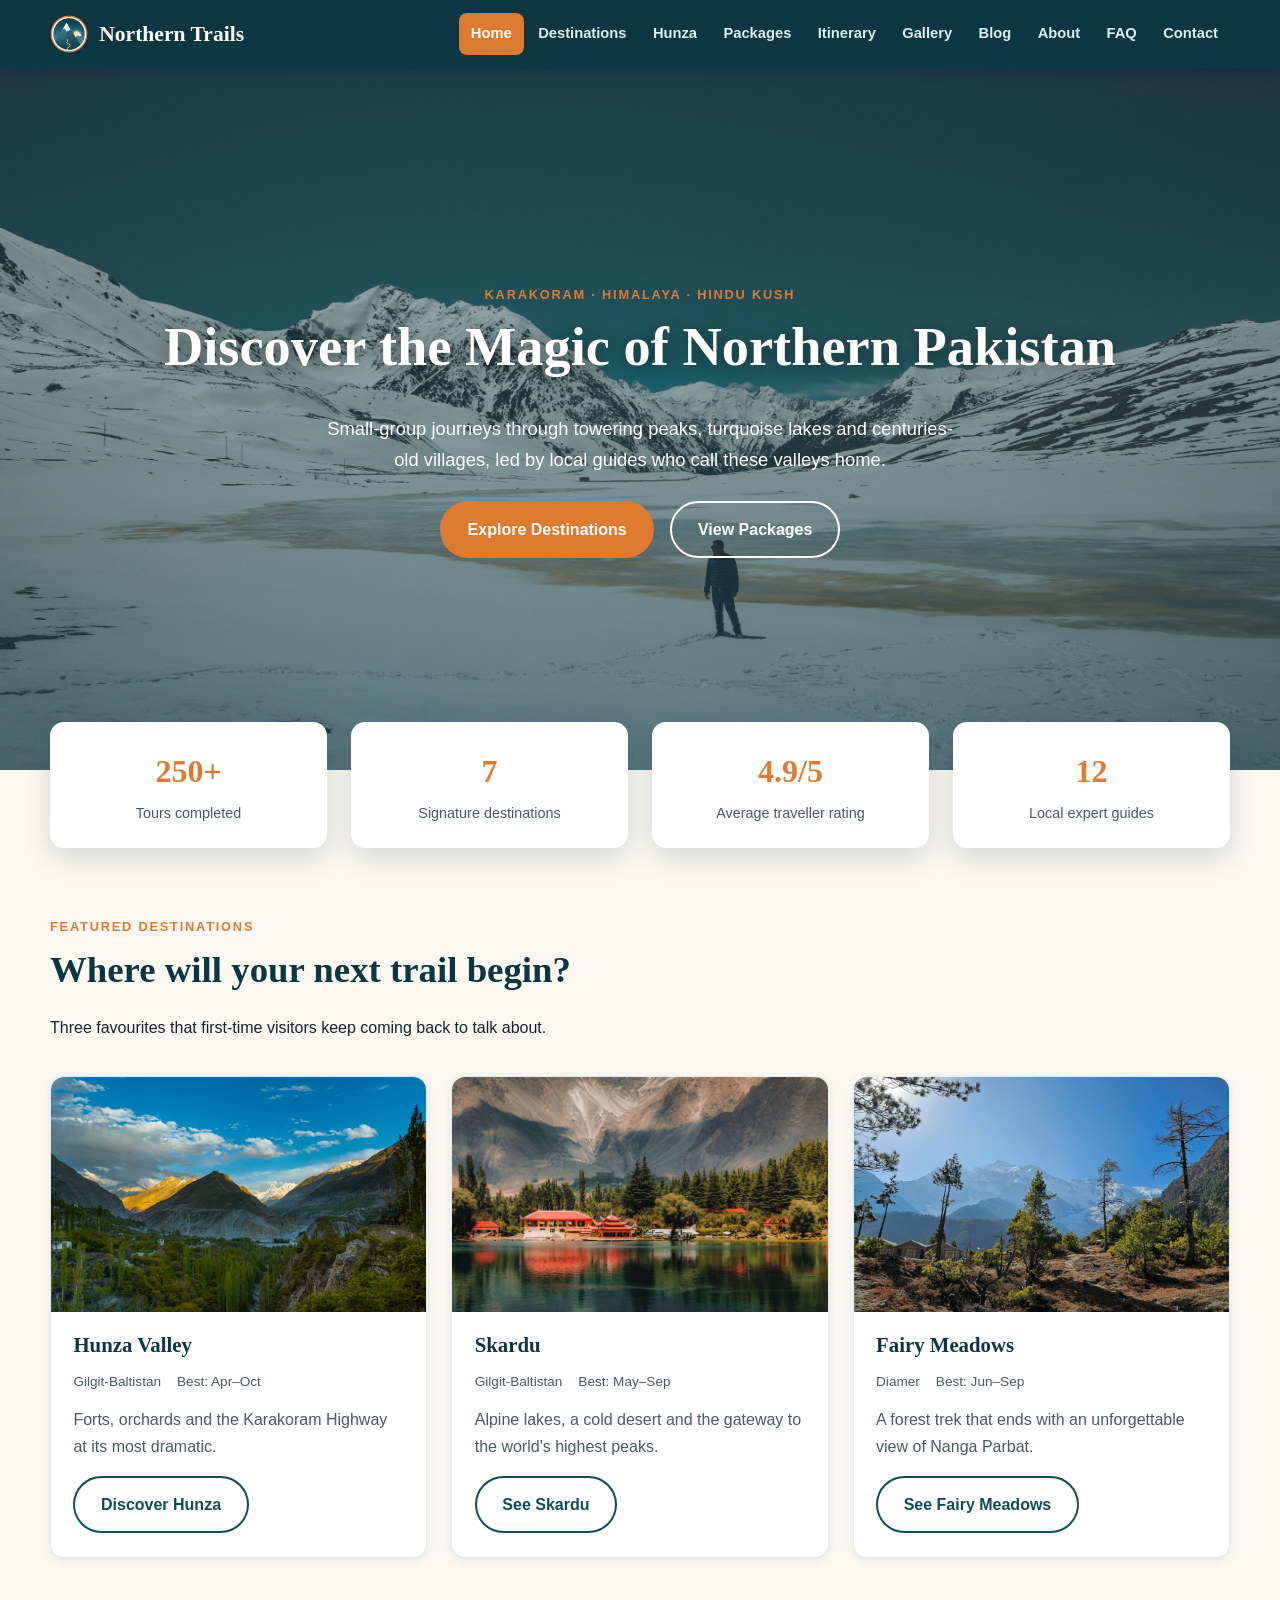
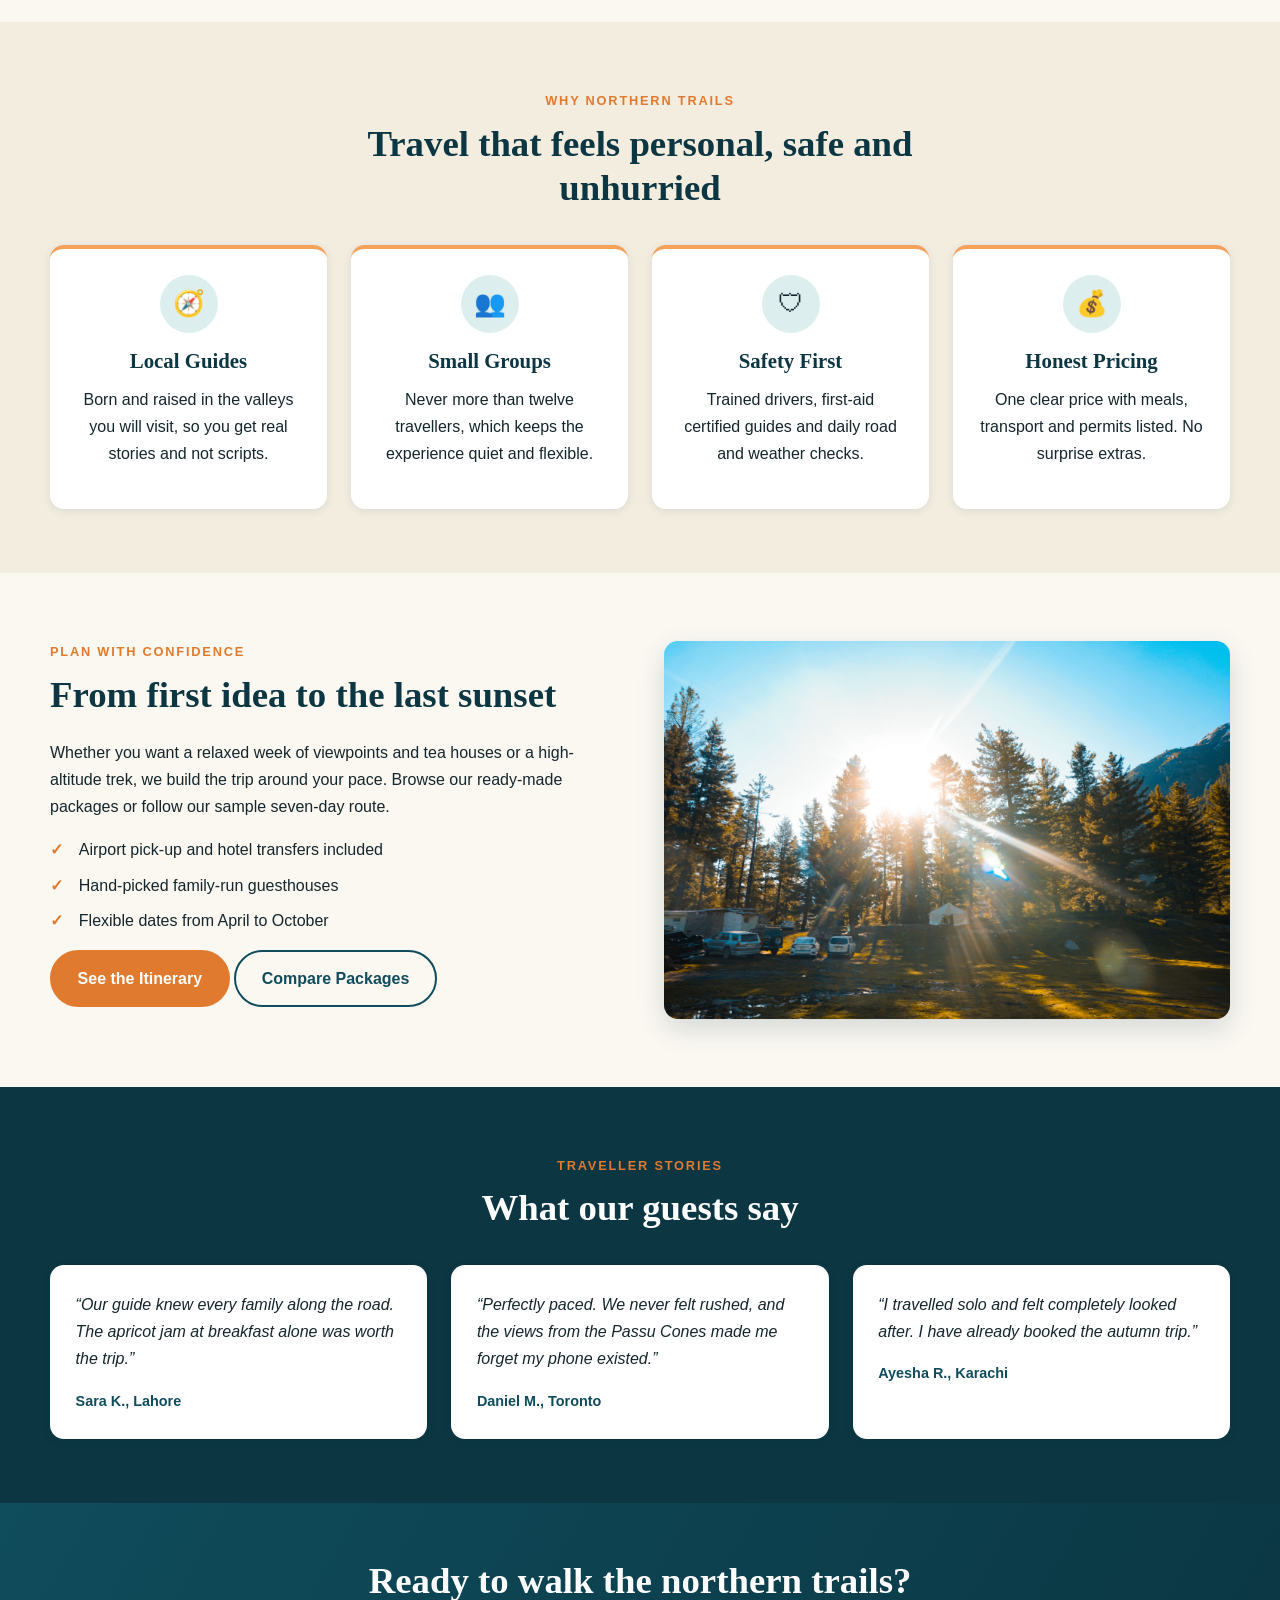
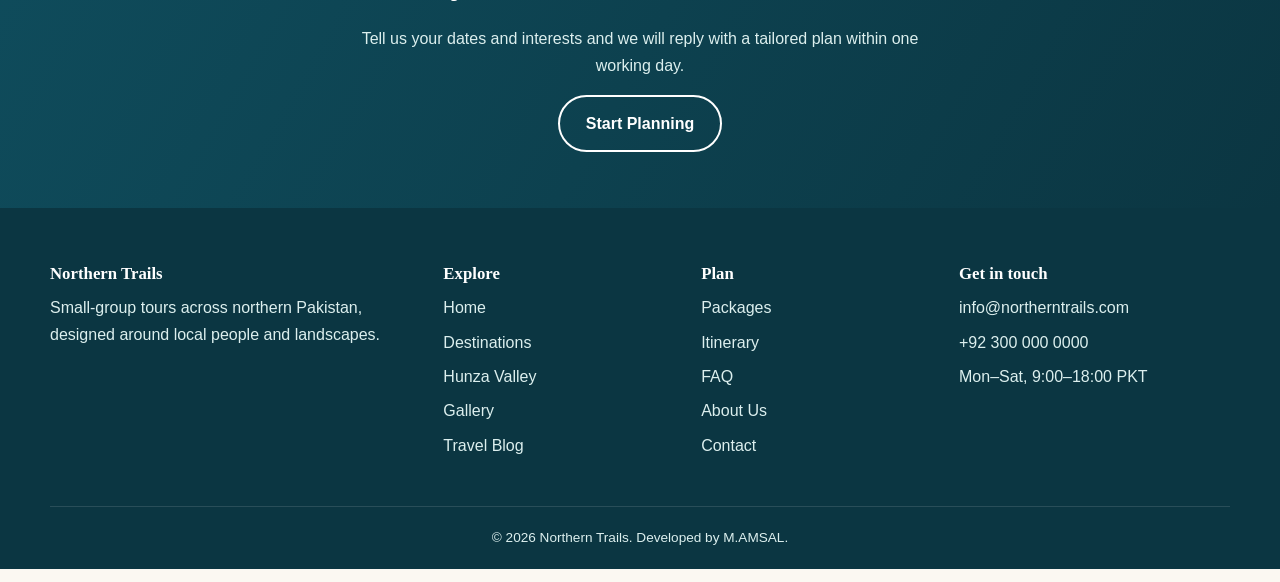
<file: index.html>
<!DOCTYPE html>
<html lang="en">
<head>
  <meta charset="UTF-8">
  <meta name="viewport" content="width=device-width, initial-scale=1.0">
  <meta name="description" content="Northern Trails - guided small-group tours to Hunza, Skardu, Swat, Naran and more in northern Pakistan.">
  <title>Northern Trails | Guided Tours of Northern Pakistan</title>
  <link rel="icon" type="image/svg+xml" href="images/logo.png">
  <link rel="stylesheet" href="css/style.css">
</head>
<body>

  <header class="site-header">
    <div class="nav-bar">
      <a class="brand" href="index.html">
        <img src="images/logo.png" alt="" width="56" height="56">
        Northern Trails
      </a>
      <input type="checkbox" id="nav-toggle" class="nav-toggle" aria-label="Toggle navigation menu">
      <label for="nav-toggle" class="nav-burger" aria-hidden="true">
        <span></span><span></span><span></span>
      </label>
      <nav class="nav-links" aria-label="Main navigation">
        <a href="index.html" class="active" aria-current="page">Home</a>
        <a href="destinations.html">Destinations</a>
        <a href="hunza.html">Hunza</a>
        <a href="packages.html">Packages</a>
        <a href="itinerary.html">Itinerary</a>
        <a href="gallery.html">Gallery</a>
        <a href="blog.html">Blog</a>
        <a href="about.html">About</a>
        <a href="faq.html">FAQ</a>
        <a href="contact.html">Contact</a>
      </nav>
    </div>
  </header>

  <main>

    <section class="hero">
      <div class="container">
        <span class="eyebrow">Karakoram &middot; Himalaya &middot; Hindu Kush</span>
        <h1>Discover the Magic of Northern Pakistan</h1>
        <p>Small-group journeys through towering peaks, turquoise lakes and
           centuries-old villages, led by local guides who call these valleys home.</p>
        <div class="hero-actions">
          <a class="btn" href="destinations.html">Explore Destinations</a>
          <a class="btn btn--ghost" href="packages.html">View Packages</a>
        </div>
      </div>
    </section>

    <section class="container" aria-label="Key figures">
      <div class="stats">
        <div class="stat"><strong>250+</strong><span>Tours completed</span></div>
        <div class="stat"><strong>7</strong><span>Signature destinations</span></div>
        <div class="stat"><strong>4.9/5</strong><span>Average traveller rating</span></div>
        <div class="stat"><strong>12</strong><span>Local expert guides</span></div>
      </div>
    </section>

    <section class="section">
      <div class="container">
        <div class="section-head">
          <span class="eyebrow">Featured destinations</span>
          <h2>Where will your next trail begin?</h2>
          <p>Three favourites that first-time visitors keep coming back to talk about.</p>
        </div>

        <div class="grid grid--3">
          <article class="card">
            <div class="card-media"><img src="images/hunza.jpg" alt="Apricot terraces in the Hunza Valley beneath a snowy peak" loading="lazy"></div>
            <div class="card-body">
              <h3>Hunza Valley</h3>
              <ul class="meta"><li>Gilgit-Baltistan</li><li>Best: Apr&ndash;Oct</li></ul>
              <p>Forts, orchards and the Karakoram Highway at its most dramatic.</p>
              <a class="btn btn--outline" href="hunza.html">Discover Hunza</a>
            </div>
          </article>

          <article class="card">
            <div class="card-media"><img src="images/skardu.jpg" alt="Turquoise lake below rugged mountains near Skardu" loading="lazy"></div>
            <div class="card-body">
              <h3>Skardu</h3>
              <ul class="meta"><li>Gilgit-Baltistan</li><li>Best: May&ndash;Sep</li></ul>
              <p>Alpine lakes, a cold desert and the gateway to the world's highest peaks.</p>
              <a class="btn btn--outline" href="destinations.html#skardu">See Skardu</a>
            </div>
          </article>

          <article class="card">
            <div class="card-media"><img src="images/fairy meadow.jpg" alt="Wooden huts on a green meadow below Nanga Parbat" loading="lazy"></div>
            <div class="card-body">
              <h3>Fairy Meadows</h3>
              <ul class="meta"><li>Diamer</li><li>Best: Jun&ndash;Sep</li></ul>
              <p>A forest trek that ends with an unforgettable view of Nanga Parbat.</p>
              <a class="btn btn--outline" href="destinations.html#fairy-meadows">See Fairy Meadows</a>
            </div>
          </article>
        </div>
      </div>
    </section>

    <section class="section section--tint">
      <div class="container">
        <div class="section-head section-head--center">
          <span class="eyebrow">Why Northern Trails</span>
          <h2>Travel that feels personal, safe and unhurried</h2>
        </div>

        <div class="grid grid--4">
          <div class="feature">
            <div class="icon" aria-hidden="true">&#129517;</div>
            <h3>Local Guides</h3>
            <p>Born and raised in the valleys you will visit, so you get real stories and not scripts.</p>
          </div>
          <div class="feature">
            <div class="icon" aria-hidden="true">&#128101;</div>
            <h3>Small Groups</h3>
            <p>Never more than twelve travellers, which keeps the experience quiet and flexible.</p>
          </div>
          <div class="feature">
            <div class="icon" aria-hidden="true">&#128737;</div>
            <h3>Safety First</h3>
            <p>Trained drivers, first-aid certified guides and daily road and weather checks.</p>
          </div>
          <div class="feature">
            <div class="icon" aria-hidden="true">&#128176;</div>
            <h3>Honest Pricing</h3>
            <p>One clear price with meals, transport and permits listed. No surprise extras.</p>
          </div>
        </div>
      </div>
    </section>

    <section class="section">
      <div class="container split">
        <div>
          <span class="eyebrow">Plan with confidence</span>
          <h2>From first idea to the last sunset</h2>
          <p>Whether you want a relaxed week of viewpoints and tea houses or a
             high-altitude trek, we build the trip around your pace. Browse our
             ready-made packages or follow our sample seven-day route.</p>
          <ul class="check-list">
            <li>Airport pick-up and hotel transfers included</li>
            <li>Hand-picked family-run guesthouses</li>
            <li>Flexible dates from April to October</li>
          </ul>
          <p>
            <a class="btn" href="itinerary.html">See the Itinerary</a>
            <a class="btn btn--outline" href="packages.html">Compare Packages</a>
          </p>
        </div>
        <img class="rounded-img" src="images/naran.jpg" alt="Alpine lake reflecting a snowy peak at dusk" loading="lazy">
      </div>
    </section>

    <section class="section section--dark">
      <div class="container">
        <div class="section-head section-head--center">
          <span class="eyebrow">Traveller stories</span>
          <h2>What our guests say</h2>
        </div>
        <div class="grid grid--3">
          <blockquote class="quote">
            <p>&ldquo;Our guide knew every family along the road. The apricot jam
               at breakfast alone was worth the trip.&rdquo;</p>
            <footer>Sara K., Lahore</footer>
          </blockquote>
          <blockquote class="quote">
            <p>&ldquo;Perfectly paced. We never felt rushed, and the views from
               the Passu Cones made me forget my phone existed.&rdquo;</p>
            <footer>Daniel M., Toronto</footer>
          </blockquote>
          <blockquote class="quote">
            <p>&ldquo;I travelled solo and felt completely looked after. I have
               already booked the autumn trip.&rdquo;</p>
            <footer>Ayesha R., Karachi</footer>
          </blockquote>
        </div>
      </div>
    </section>

    <section class="cta-band">
      <div class="container">
        <h2>Ready to walk the northern trails?</h2>
        <p>Tell us your dates and interests and we will reply with a tailored plan within one working day.</p>
        <a class="btn btn--ghost" href="contact.html">Start Planning</a>
      </div>
    </section>

  </main>

  <footer class="site-footer">
    <div class="container">
      <div class="footer-grid">
        <div>
          <h3>Northern Trails</h3>
          <p>Small-group tours across northern Pakistan, designed around local people and landscapes.</p>
        </div>
        <div>
          <h3>Explore</h3>
          <ul>
            <li><a href="index.html">Home</a></li>
            <li><a href="destinations.html">Destinations</a></li>
            <li><a href="hunza.html">Hunza Valley</a></li>
            <li><a href="gallery.html">Gallery</a></li>
            <li><a href="blog.html">Travel Blog</a></li>
          </ul>
        </div>
        <div>
          <h3>Plan</h3>
          <ul>
            <li><a href="packages.html">Packages</a></li>
            <li><a href="itinerary.html">Itinerary</a></li>
            <li><a href="faq.html">FAQ</a></li>
            <li><a href="about.html">About Us</a></li>
            <li><a href="contact.html">Contact</a></li>
          </ul>
        </div>
        <div>
          <h3>Get in touch</h3>
          <ul>
            <li>info@northerntrails.com</li>
            <li>+92 300 000 0000</li>
            <li>Mon&ndash;Sat, 9:00&ndash;18:00 PKT</li>
          </ul>
        </div>
      </div>
      <p class="footer-bottom">&copy; 2026 Northern Trails. Developed by M.AMSAL.</p>
    </div>
  </footer>

</body>
</html>
</file>
<file: css/style.css>
/* ==========================================================
   Northern Trails - shared stylesheet
   Sections:
   1. Design tokens (colors, fonts, spacing)
   2. Reset and base styles
   3. Layout helpers
   4. Header and navigation (CSS-only mobile menu)
   5. Hero and page banners
   6. Cards, grids and content blocks
   7. Tables, timeline, FAQ, forms
   8. Buttons and badges
   9. Footer
   10. Responsive media queries
   ========================================================== */

/* 1. Design tokens ---------------------------------------- */
:root {
  --teal-900: #0b3642;
  --teal-700: #0f4c5c;
  --teal-500: #2a7f8f;
  --teal-100: #dcefee;
  --orange-500: #e07a2f;
  --orange-400: #f4a259;
  --sand-50: #fbf8f2;
  --sand-100: #f3ede0;
  --ink-900: #14262c;
  --ink-600: #4a5a60;
  --white: #ffffff;

  --font-body: "Segoe UI", Roboto, "Helvetica Neue", Arial, sans-serif;
  --font-head: Georgia, "Times New Roman", serif;

  --radius: 14px;
  --shadow-sm: 0 2px 8px rgba(11, 54, 66, 0.10);
  --shadow-md: 0 10px 28px rgba(11, 54, 66, 0.16);
  --gap: 1.5rem;
  --max-width: 1180px;
}

/* 2. Reset and base --------------------------------------- */
*,
*::before,
*::after {
  box-sizing: border-box;
}

html {
  scroll-behavior: smooth;
}

body {
  margin: 0;
  font-family: var(--font-body);
  font-size: 1rem;
  line-height: 1.7;
  color: var(--ink-900);
  background: var(--sand-50);
}

img {
  display: block;
  max-width: 100%;
  height: auto;
}

h1, h2, h3, h4 {
  font-family: var(--font-head);
  line-height: 1.2;
  color: var(--teal-900);
  margin: 0 0 0.6em;
}

h1 { font-size: clamp(2rem, 5vw, 3.4rem); }
h2 { font-size: clamp(1.6rem, 3.4vw, 2.3rem); }
h3 { font-size: 1.3rem; }

p { margin: 0 0 1em; }

a {
  color: var(--teal-500);
  text-underline-offset: 3px;
}

a:hover {
  color: var(--orange-500);
}

ul, ol {
  padding-left: 1.2rem;
}

/* 3. Layout helpers --------------------------------------- */
.container {
  width: min(100% - 2.5rem, var(--max-width));
  margin-inline: auto;
}

.section {
  padding: 4rem 0;
}

.section--tint {
  background: var(--sand-100);
}

.section--dark {
  background: var(--teal-900);
  color: var(--teal-100);
}

.section--dark h2,
.section--dark h3 {
  color: var(--white);
}

.section-head {
  max-width: 680px;
  margin-bottom: 2.2rem;
}

.section-head--center {
  margin-inline: auto;
  text-align: center;
}

.eyebrow {
  display: inline-block;
  margin-bottom: 0.6rem;
  font-size: 0.8rem;
  font-weight: 700;
  letter-spacing: 0.14em;
  text-transform: uppercase;
  color: var(--orange-500);
}

.grid {
  display: grid;
  gap: var(--gap);
}

.grid--2 { grid-template-columns: repeat(2, 1fr); }
.grid--3 { grid-template-columns: repeat(3, 1fr); }
.grid--4 { grid-template-columns: repeat(4, 1fr); }

.split {
  display: grid;
  grid-template-columns: 1fr 1fr;
  gap: 3rem;
  align-items: center;
}

.split--reverse > :first-child {
  order: 2;
}

/* 4. Header and navigation -------------------------------- */
.site-header {
  position: sticky;
  top: 0;
  z-index: 100;
  background: var(--teal-900);
  box-shadow: 0 2px 14px rgba(0, 0, 0, 0.25);
}

.nav-bar {
  display: flex;
  align-items: center;
  justify-content: space-between;
  gap: 1rem;
  width: min(100% - 2.5rem, var(--max-width));
  margin-inline: auto;
  min-height: 68px;
}

.brand {
  display: flex;
  align-items: center;
  gap: 0.7rem;
  font-family: var(--font-head);
  font-size: 1.35rem;
  font-weight: 700;
  color: var(--white);
  text-decoration: none;
}

.brand img {
  width: 38px;
  height: 38px;
}

.brand:hover {
  color: var(--orange-400);
}

/* Hidden checkbox powers the mobile menu without JavaScript */
.nav-toggle {
  position: absolute;
  opacity: 0;
  pointer-events: none;
}

.nav-burger {
  display: none;
  flex-direction: column;
  gap: 5px;
  padding: 0.6rem;
  cursor: pointer;
}

.nav-burger span {
  display: block;
  width: 26px;
  height: 3px;
  border-radius: 2px;
  background: var(--white);
  transition: transform 0.25s ease, opacity 0.25s ease;
}

.nav-links {
  display: flex;
  flex-wrap: wrap;
  justify-content: flex-end;
  gap: 0.15rem;
  margin: 0;
  padding: 0;
  list-style: none;
}

.nav-links a {
  display: block;
  padding: 0.5rem 0.75rem;
  border-radius: 8px;
  font-size: 0.92rem;
  font-weight: 600;
  color: var(--teal-100);
  text-decoration: none;
  transition: background-color 0.2s ease, color 0.2s ease;
}

.nav-links a:hover,
.nav-links a:focus-visible {
  background: var(--teal-700);
  color: var(--white);
}

.nav-links a.active {
  background: var(--orange-500);
  color: var(--white);
}

/* 5. Hero and page banners -------------------------------- */
.hero {
  position: relative;
  display: grid;
  place-items: center;
  min-height: 78vh;
  padding: 5rem 0;
  text-align: center;
  color: var(--white);
  background:
    linear-gradient(rgba(11, 54, 66, 0.35), rgba(11, 54, 66, 0.65)),
    url("../images/hero.jpg") center / cover no-repeat;
}

.hero h1 {
  color: var(--white);
  text-shadow: 0 3px 18px rgba(0, 0, 0, 0.4);
}

.hero p {
  max-width: 640px;
  margin-inline: auto;
  font-size: 1.15rem;
}

.hero-actions {
  display: flex;
  flex-wrap: wrap;
  justify-content: center;
  gap: 1rem;
  margin-top: 1.6rem;
}

.page-banner {
  padding: 4.5rem 0 3.5rem;
  color: var(--white);
  background:
    linear-gradient(rgba(11, 54, 66, 0.55), rgba(11, 54, 66, 0.85)),
    url("../images/hero.svg") center / cover no-repeat;
}

.page-banner h1 {
  margin-bottom: 0.4rem;
  color: var(--white);
}

.page-banner p {
  max-width: 640px;
  margin: 0;
  color: var(--teal-100);
}

.breadcrumb {
  margin-bottom: 1rem;
  font-size: 0.9rem;
}

.breadcrumb a {
  color: var(--orange-400);
}

.stats {
  display: grid;
  grid-template-columns: repeat(4, 1fr);
  gap: var(--gap);
  margin-top: -3rem;
  position: relative;
  z-index: 2;
}

.stat {
  padding: 1.4rem;
  text-align: center;
  background: var(--white);
  border-radius: var(--radius);
  box-shadow: var(--shadow-md);
}

.stat strong {
  display: block;
  font-family: var(--font-head);
  font-size: 2rem;
  color: var(--orange-500);
}

.stat span {
  font-size: 0.9rem;
  color: var(--ink-600);
}

/* 6. Cards, grids and content blocks ---------------------- */
.card {
  display: flex;
  flex-direction: column;
  overflow: hidden;
  background: var(--white);
  border: 1px solid rgba(15, 76, 92, 0.10);
  border-radius: var(--radius);
  box-shadow: var(--shadow-sm);
  transition: transform 0.25s ease, box-shadow 0.25s ease;
}

.card:hover {
  transform: translateY(-6px);
  box-shadow: var(--shadow-md);
}

.card-media {
  overflow: hidden;
  aspect-ratio: 16 / 10;
}

.card-media img {
  width: 100%;
  height: 100%;
  object-fit: cover;
  transition: transform 0.5s ease;
}

.card:hover .card-media img {
  transform: scale(1.06);
}

.card-body {
  display: flex;
  flex: 1;
  flex-direction: column;
  padding: 1.3rem 1.4rem 1.5rem;
}

.card-body p {
  color: var(--ink-600);
}

.card-body .btn {
  margin-top: auto;
  align-self: flex-start;
}

.meta {
  display: flex;
  flex-wrap: wrap;
  gap: 0.4rem 1rem;
  margin: 0 0 0.8rem;
  padding: 0;
  list-style: none;
  font-size: 0.85rem;
  color: var(--ink-600);
}

.rounded-img {
  width: 100%;
  border-radius: var(--radius);
  box-shadow: var(--shadow-md);
}

.feature {
  padding: 1.6rem;
  text-align: center;
  background: var(--white);
  border-radius: var(--radius);
  box-shadow: var(--shadow-sm);
  border-top: 4px solid var(--orange-400);
}

.feature .icon {
  display: grid;
  place-items: center;
  width: 58px;
  height: 58px;
  margin: 0 auto 1rem;
  font-size: 1.6rem;
  background: var(--teal-100);
  border-radius: 50%;
}

.callout {
  padding: 1.4rem 1.6rem;
  background: var(--teal-100);
  border-left: 5px solid var(--teal-500);
  border-radius: 0 var(--radius) var(--radius) 0;
}

.quote {
  padding: 1.6rem;
  background: var(--white);
  border-radius: var(--radius);
  box-shadow: var(--shadow-sm);
}

.quote {
  margin: 0;
  color: var(--ink-900);
}

.quote p {
  font-style: italic;
}

.note {
  margin-top: 1.5rem;
  font-size: 0.9rem;
}

.callout--narrow {
  max-width: 820px;
  margin: 2rem auto 0;
}

.quote footer {
  font-size: 0.9rem;
  font-weight: 700;
  color: var(--teal-700);
}

.check-list {
  padding: 0;
  list-style: none;
}

.check-list li {
  position: relative;
  padding-left: 1.8rem;
  margin-bottom: 0.5rem;
}

.check-list li::before {
  content: "\2713";
  position: absolute;
  left: 0;
  font-weight: 700;
  color: var(--orange-500);
}

/* Gallery */
.gallery {
  display: grid;
  grid-template-columns: repeat(3, 1fr);
  gap: 1rem;
}

.gallery figure {
  position: relative;
  margin: 0;
  overflow: hidden;
  border-radius: var(--radius);
  box-shadow: var(--shadow-sm);
}

.gallery figure:first-child {
  grid-column: span 2;
}

.gallery img {
  width: 100%;
  height: 100%;
  min-height: 240px;
  object-fit: cover;
  transition: transform 0.5s ease;
}

.gallery figure:hover img {
  transform: scale(1.08);
}

.gallery figcaption {
  position: absolute;
  inset: auto 0 0 0;
  padding: 1.6rem 1rem 0.8rem;
  font-size: 0.9rem;
  font-weight: 600;
  color: var(--white);
  background: linear-gradient(transparent, rgba(11, 54, 66, 0.9));
  transform: translateY(100%);
  transition: transform 0.3s ease;
}

.gallery figure:hover figcaption {
  transform: translateY(0);
}

/* Blog */
.post-card h3 a {
  color: var(--teal-900);
  text-decoration: none;
}

.post-card h3 a:hover {
  color: var(--orange-500);
}

.tag {
  display: inline-block;
  margin-bottom: 0.6rem;
  padding: 0.15rem 0.7rem;
  font-size: 0.75rem;
  font-weight: 700;
  letter-spacing: 0.06em;
  text-transform: uppercase;
  color: var(--teal-700);
  background: var(--teal-100);
  border-radius: 999px;
}

.sidebar-box {
  padding: 1.5rem;
  margin-bottom: 1.5rem;
  background: var(--white);
  border-radius: var(--radius);
  box-shadow: var(--shadow-sm);
}

.sidebar-box ul {
  margin: 0;
  padding-left: 1.1rem;
}

.layout-with-sidebar {
  display: grid;
  grid-template-columns: 2fr 1fr;
  gap: 2.5rem;
  align-items: start;
}

/* Team */
.team-card {
  padding: 1.6rem;
  text-align: center;
  background: var(--white);
  border-radius: var(--radius);
  box-shadow: var(--shadow-sm);
}

.avatar {
  display: grid;
  place-items: center;
  width: 92px;
  height: 92px;
  margin: 0 auto 1rem;
  font-family: var(--font-head);
  font-size: 2rem;
  font-weight: 700;
  color: var(--white);
  background: linear-gradient(135deg, var(--teal-500), var(--teal-900));
  border-radius: 50%;
  border: 4px solid var(--orange-400);
}

.team-card .role {
  display: block;
  margin-bottom: 0.6rem;
  font-size: 0.85rem;
  font-weight: 700;
  color: var(--orange-500);
}

/* 7. Tables, timeline, FAQ, forms ------------------------- */
.table-wrap {
  overflow-x: auto;
  border-radius: var(--radius);
  box-shadow: var(--shadow-sm);
}

table {
  width: 100%;
  border-collapse: collapse;
  background: var(--white);
}

th, td {
  padding: 0.9rem 1rem;
  text-align: left;
  border-bottom: 1px solid var(--sand-100);
}

thead th {
  color: var(--white);
  background: var(--teal-700);
}

tbody tr:hover {
  background: var(--teal-100);
}

.price-card {
  position: relative;
  display: flex;
  flex-direction: column;
  padding: 2rem 1.6rem;
  text-align: center;
  background: var(--white);
  border: 2px solid transparent;
  border-radius: var(--radius);
  box-shadow: var(--shadow-sm);
  transition: transform 0.25s ease, box-shadow 0.25s ease;
}

.price-card:hover {
  transform: translateY(-6px);
  box-shadow: var(--shadow-md);
}

.price-card--featured {
  border-color: var(--orange-400);
}

.price-card .ribbon {
  position: absolute;
  top: -14px;
  left: 50%;
  padding: 0.25rem 1rem;
  font-size: 0.75rem;
  font-weight: 700;
  letter-spacing: 0.08em;
  text-transform: uppercase;
  color: var(--white);
  background: var(--orange-500);
  border-radius: 999px;
  transform: translateX(-50%);
}

.price {
  margin: 0.4rem 0 0.2rem;
  font-family: var(--font-head);
  font-size: 2.4rem;
  font-weight: 700;
  color: var(--teal-700);
}

.price small {
  font-family: var(--font-body);
  font-size: 0.9rem;
  font-weight: 400;
  color: var(--ink-600);
}

.price-card .check-list {
  margin: 1.2rem 0 1.6rem;
  text-align: left;
}

.price-card .btn {
  margin-top: auto;
}

.timeline {
  position: relative;
  max-width: 820px;
  margin: 0 auto;
  padding: 0;
  list-style: none;
}

.timeline::before {
  content: "";
  position: absolute;
  top: 0;
  bottom: 0;
  left: 28px;
  width: 3px;
  background: var(--teal-500);
}

.timeline li {
  position: relative;
  margin-bottom: 1.6rem;
  padding: 1.2rem 1.4rem 1.2rem 5rem;
  background: var(--white);
  border-radius: var(--radius);
  box-shadow: var(--shadow-sm);
}

.timeline .day {
  position: absolute;
  top: 1.1rem;
  left: 0;
  display: grid;
  place-items: center;
  width: 58px;
  height: 58px;
  font-size: 0.8rem;
  font-weight: 700;
  line-height: 1.1;
  text-align: center;
  color: var(--white);
  background: var(--orange-500);
  border: 4px solid var(--sand-50);
  border-radius: 50%;
}

.timeline h3 {
  margin-bottom: 0.3rem;
}

.timeline p {
  margin: 0;
  color: var(--ink-600);
}

.faq details {
  margin-bottom: 0.9rem;
  background: var(--white);
  border: 1px solid rgba(15, 76, 92, 0.12);
  border-radius: var(--radius);
  box-shadow: var(--shadow-sm);
}

.faq summary {
  position: relative;
  padding: 1.1rem 3rem 1.1rem 1.4rem;
  font-weight: 700;
  color: var(--teal-900);
  list-style: none;
  cursor: pointer;
}

.faq summary::-webkit-details-marker {
  display: none;
}

.faq summary::after {
  content: "+";
  position: absolute;
  top: 50%;
  right: 1.3rem;
  font-size: 1.5rem;
  color: var(--orange-500);
  transform: translateY(-50%);
  transition: transform 0.2s ease;
}

.faq details[open] summary::after {
  content: "\2212";
}

.faq summary:hover {
  color: var(--orange-500);
}

.faq details p {
  margin: 0;
  padding: 0 1.4rem 1.3rem;
  color: var(--ink-600);
}

.contact-grid {
  display: grid;
  grid-template-columns: 1.4fr 1fr;
  gap: 2.5rem;
  align-items: start;
}

.form-box {
  padding: 2rem;
  background: var(--white);
  border-radius: var(--radius);
  box-shadow: var(--shadow-md);
}

.form-row {
  display: grid;
  grid-template-columns: 1fr 1fr;
  gap: 1rem;
}

.field {
  margin-bottom: 1.1rem;
}

.field label {
  display: block;
  margin-bottom: 0.35rem;
  font-size: 0.9rem;
  font-weight: 700;
  color: var(--teal-900);
}

.field input,
.field select,
.field textarea {
  width: 100%;
  padding: 0.75rem 0.9rem;
  font: inherit;
  color: var(--ink-900);
  background: var(--sand-50);
  border: 2px solid #d9d3c4;
  border-radius: 10px;
  transition: border-color 0.2s ease, box-shadow 0.2s ease;
}

.field input:focus,
.field select:focus,
.field textarea:focus {
  outline: none;
  border-color: var(--teal-500);
  box-shadow: 0 0 0 4px rgba(42, 127, 143, 0.18);
}

.field textarea {
  min-height: 130px;
  resize: vertical;
}

.info-list {
  margin: 0;
  padding: 0;
  list-style: none;
}

.info-list li {
  padding: 0.9rem 0;
  border-bottom: 1px solid var(--sand-100);
}

.info-list strong {
  display: block;
  color: var(--teal-900);
}

/* 8. Buttons and badges ----------------------------------- */
.btn {
  display: inline-block;
  padding: 0.8rem 1.6rem;
  font: inherit;
  font-weight: 700;
  color: var(--white);
  text-decoration: none;
  background: var(--orange-500);
  border: 2px solid var(--orange-500);
  border-radius: 999px;
  cursor: pointer;
  transition: background-color 0.2s ease, color 0.2s ease,
              transform 0.2s ease, box-shadow 0.2s ease;
}

.btn:hover,
.btn:focus-visible {
  color: var(--white);
  background: var(--teal-700);
  border-color: var(--teal-700);
  transform: translateY(-2px);
  box-shadow: var(--shadow-md);
}

.btn--ghost {
  background: transparent;
  border-color: var(--white);
}

.btn--ghost:hover,
.btn--ghost:focus-visible {
  color: var(--teal-900);
  background: var(--white);
  border-color: var(--white);
}

.btn--outline {
  color: var(--teal-700);
  background: transparent;
  border-color: var(--teal-700);
}

.btn--outline:hover,
.btn--outline:focus-visible {
  color: var(--white);
  background: var(--teal-700);
}

.cta-band {
  padding: 3.5rem 0;
  text-align: center;
  color: var(--white);
  background: linear-gradient(120deg, var(--teal-700), var(--teal-900));
}

.cta-band h2 {
  color: var(--white);
}

.cta-band p {
  max-width: 560px;
  margin-inline: auto;
  color: var(--teal-100);
}

/* 9. Footer ----------------------------------------------- */
.site-footer {
  padding: 3.5rem 0 0;
  color: var(--teal-100);
  background: var(--teal-900);
}

.footer-grid {
  display: grid;
  grid-template-columns: 1.6fr 1fr 1fr 1.2fr;
  gap: 2rem;
}

.site-footer h3 {
  font-size: 1.05rem;
  color: var(--white);
}

.site-footer ul {
  margin: 0;
  padding: 0;
  list-style: none;
}

.site-footer li {
  margin-bottom: 0.45rem;
}

.site-footer a {
  color: var(--teal-100);
  text-decoration: none;
}

.site-footer a:hover {
  color: var(--orange-400);
  text-decoration: underline;
}

.footer-bottom {
  margin-top: 2.5rem;
  padding: 1.2rem 0;
  font-size: 0.85rem;
  text-align: center;
  border-top: 1px solid rgba(255, 255, 255, 0.12);
}

/* 10. Responsive media queries ---------------------------- */

/* Tablets and small laptops */
@media (max-width: 1024px) {
  .grid--4 { grid-template-columns: repeat(2, 1fr); }
  .grid--3 { grid-template-columns: repeat(2, 1fr); }
  .stats { grid-template-columns: repeat(2, 1fr); }
  .footer-grid { grid-template-columns: 1fr 1fr; }
  .nav-links a { padding: 0.45rem 0.55rem; font-size: 0.85rem; }
}

/* Mobile navigation switches to the checkbox-driven menu */
@media (max-width: 860px) {
  .nav-burger {
    display: flex;
  }

  .nav-bar {
    flex-wrap: wrap;
  }

  .nav-links {
    display: none;
    flex-direction: column;
    flex-basis: 100%;
    gap: 0.2rem;
    padding: 0 0 1rem;
  }

  .nav-links a {
    padding: 0.8rem 1rem;
    font-size: 1rem;
  }

  .nav-toggle:checked ~ .nav-links {
    display: flex;
  }

  .nav-toggle:checked ~ .nav-burger span:nth-child(1) {
    transform: translateY(8px) rotate(45deg);
  }

  .nav-toggle:checked ~ .nav-burger span:nth-child(2) {
    opacity: 0;
  }

  .nav-toggle:checked ~ .nav-burger span:nth-child(3) {
    transform: translateY(-8px) rotate(-45deg);
  }

  .split,
  .contact-grid,
  .layout-with-sidebar {
    grid-template-columns: 1fr;
    gap: 2rem;
  }

  .split--reverse > :first-child {
    order: 0;
  }

  .gallery {
    grid-template-columns: repeat(2, 1fr);
  }
}

/* Phones */
@media (max-width: 640px) {
  .section { padding: 3rem 0; }
  .grid--2,
  .grid--3,
  .grid--4,
  .stats,
  .footer-grid,
  .form-row {
    grid-template-columns: 1fr;
  }

  .stats { margin-top: -2rem; }
  .hero { min-height: 70vh; }

  .gallery {
    grid-template-columns: 1fr;
  }

  .gallery figure:first-child {
    grid-column: auto;
  }

  .gallery figcaption {
    transform: translateY(0);
  }

  .timeline::before { left: 22px; }
  .timeline li { padding-left: 4.2rem; }
  .timeline .day { width: 46px; height: 46px; font-size: 0.7rem; }
  .form-box { padding: 1.4rem; }
}

/* Respect users who prefer reduced motion */
@media (prefers-reduced-motion: reduce) {
  * {
    transition: none !important;
    scroll-behavior: auto !important;
  }
}

/* Print: hide navigation chrome */
@media print {
  .site-header,
  .cta-band,
  .site-footer {
    display: none;
  }
}
</file>
